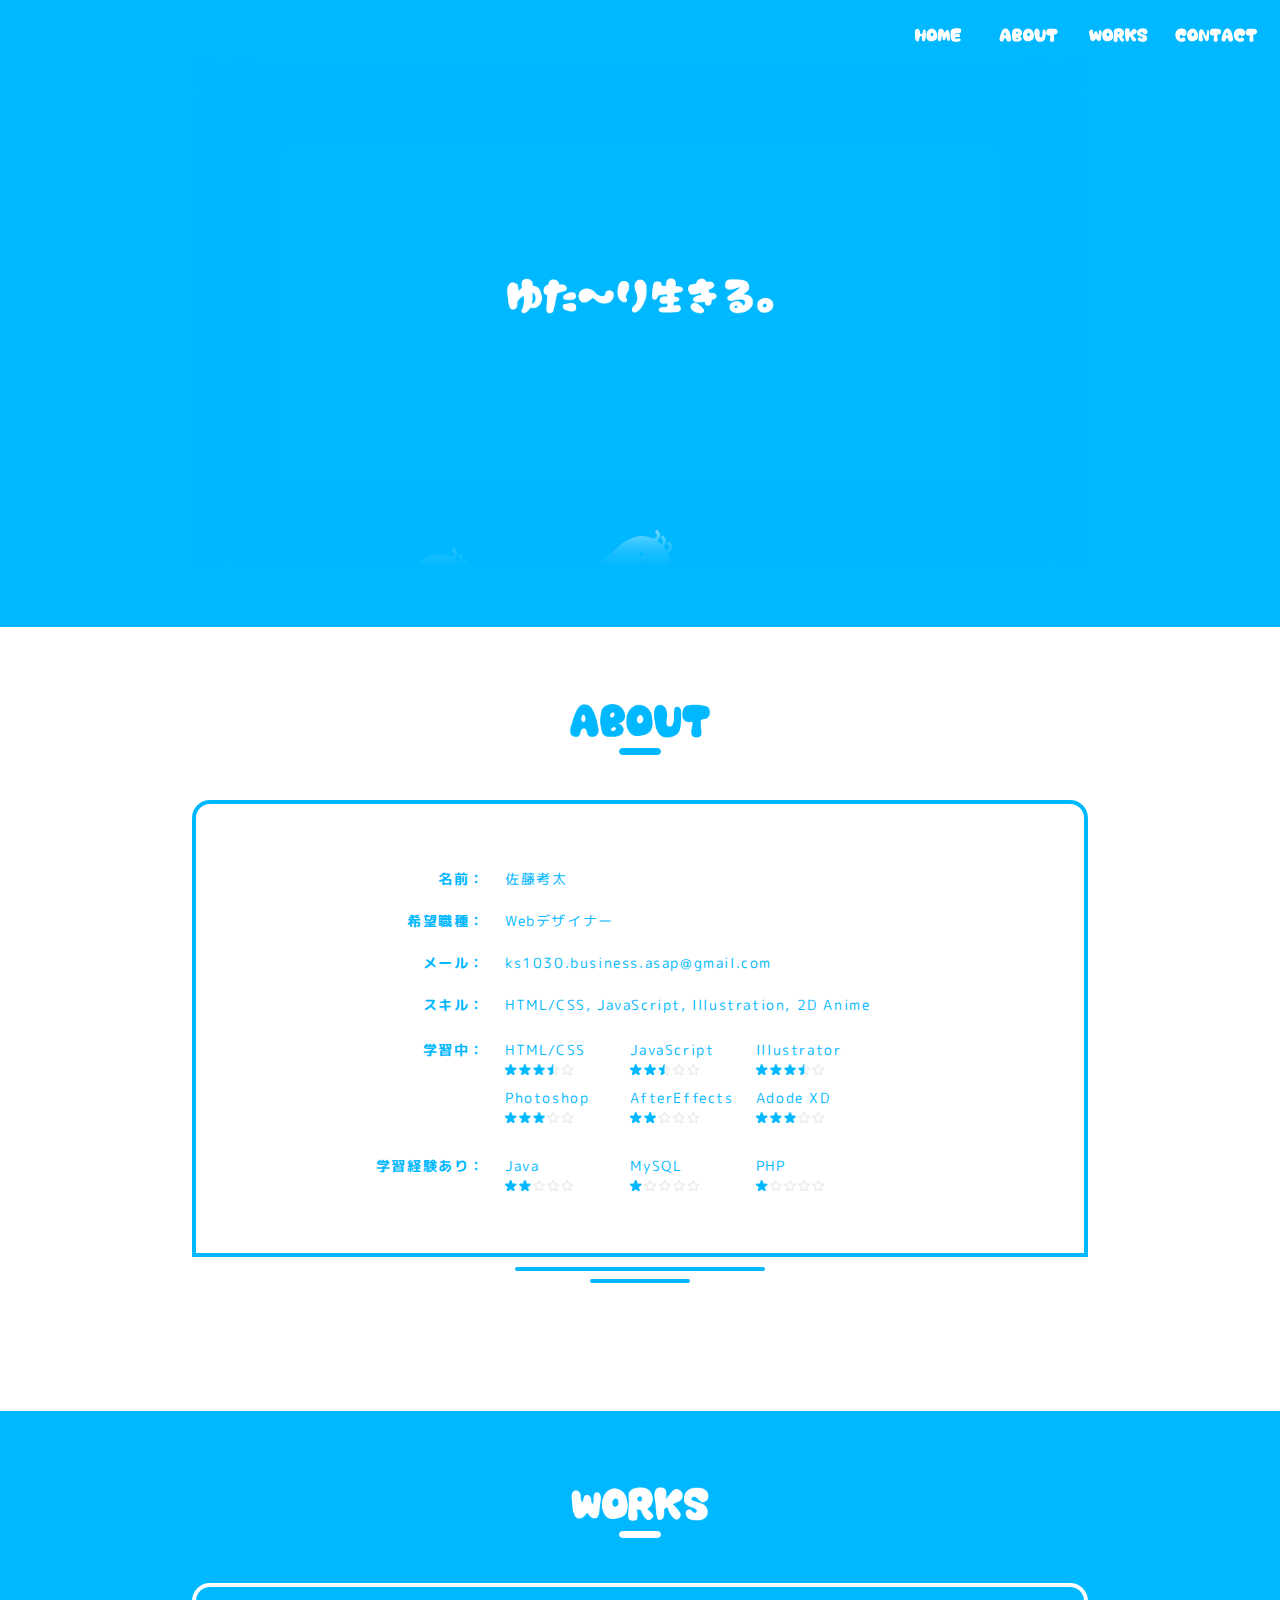
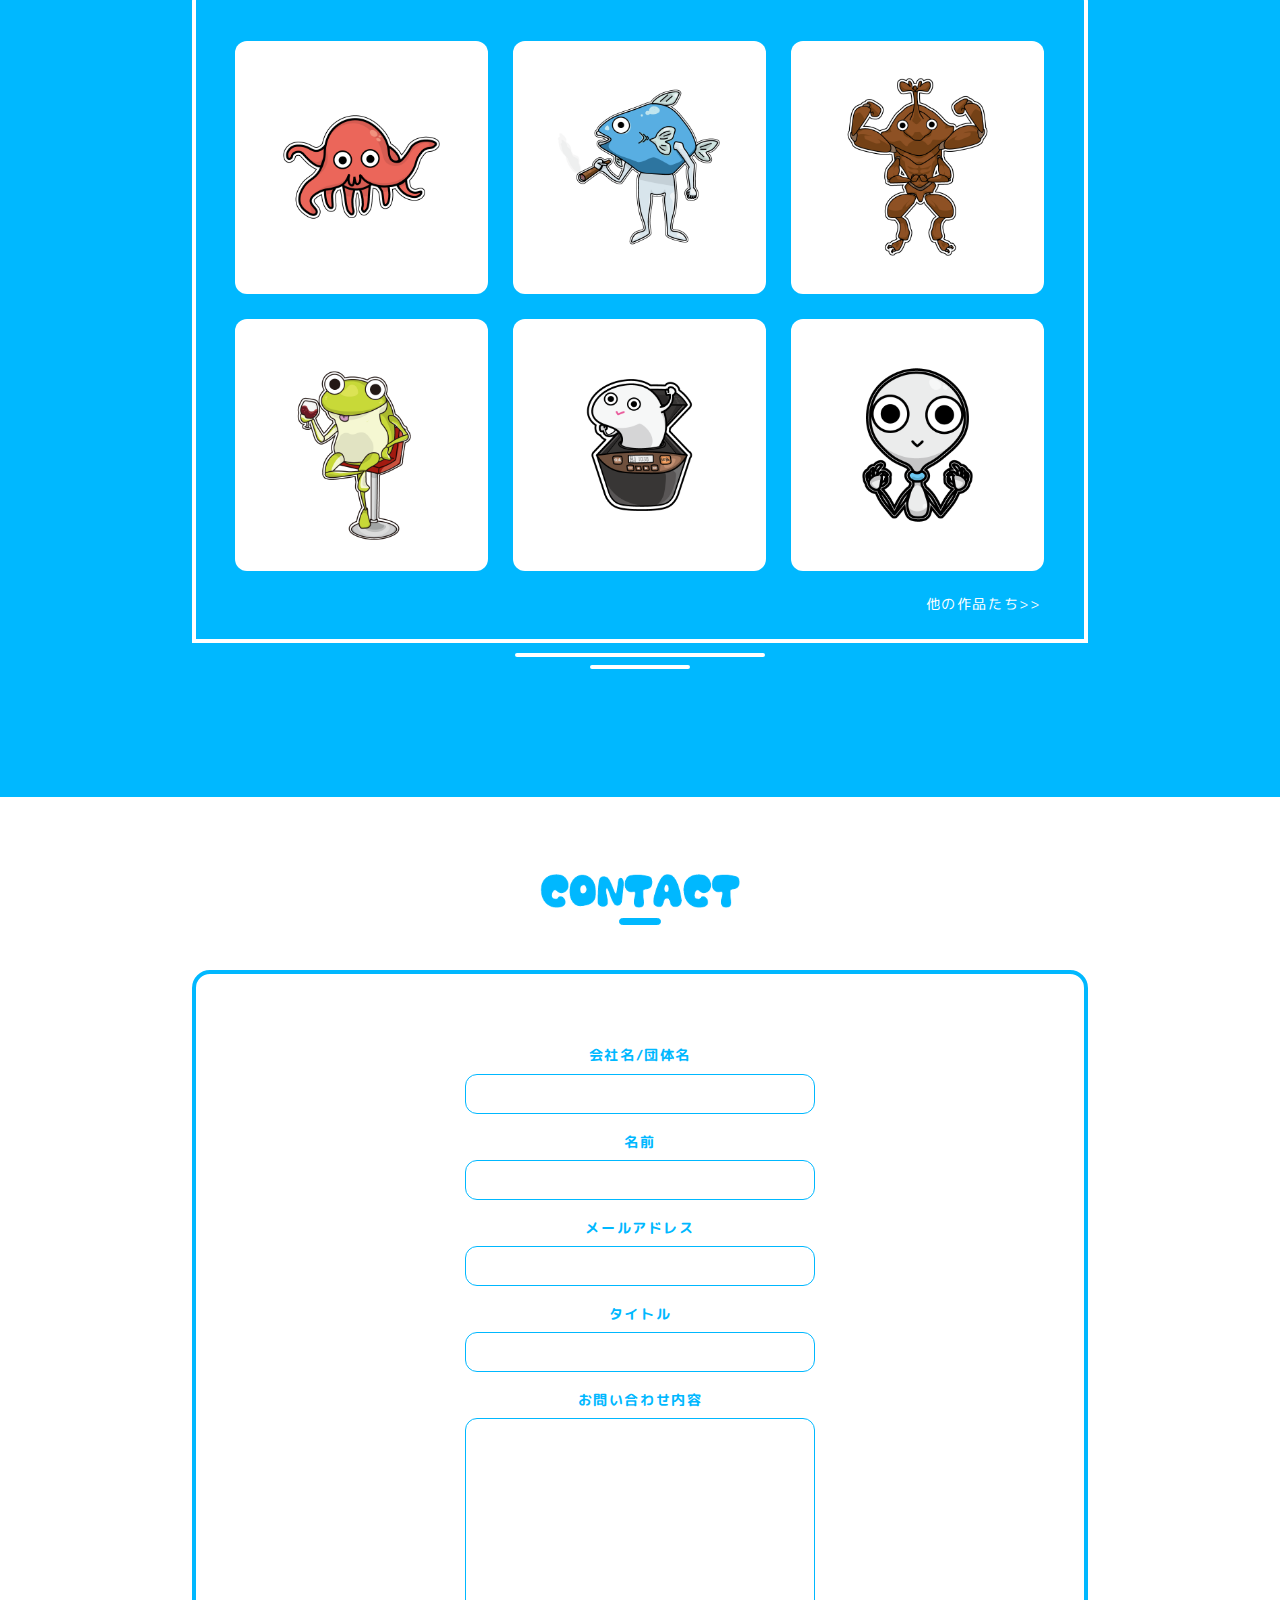
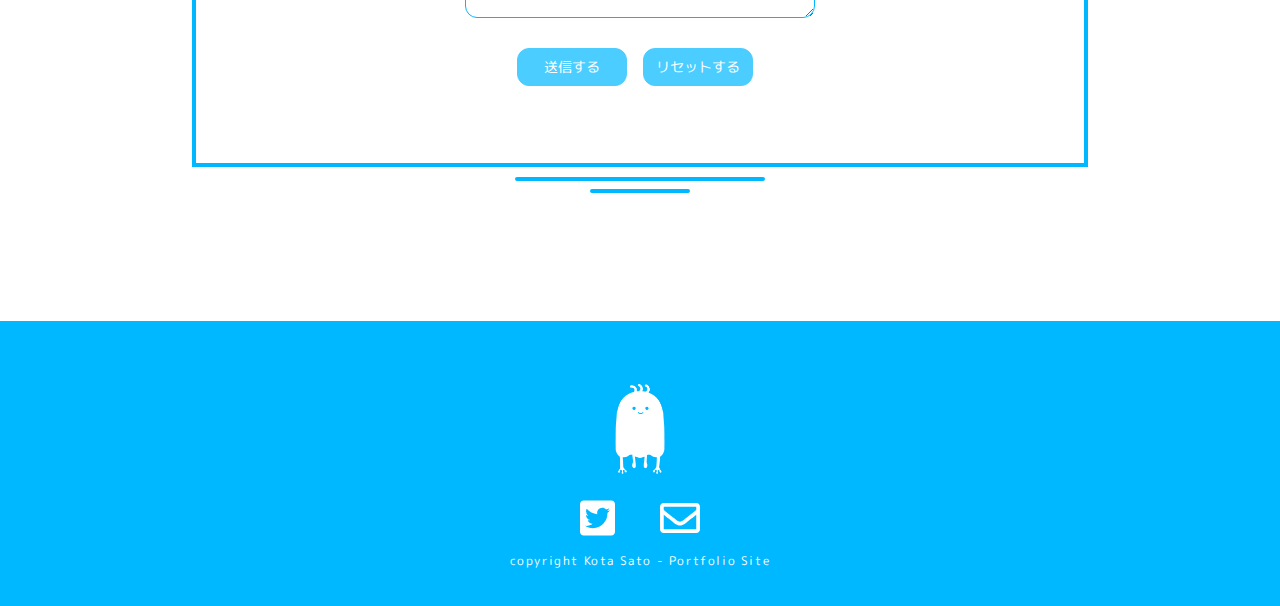
<file: index.html>
<!DOCTYPE html>
<html lang="ja">
<head>
  <meta charset="UTF-8">
  <meta name="viewport" content="width=device-width, initial-scale=1.0">
  <link rel="stylesheet" href="css/destyle.css">
  <link rel="stylesheet" href="css/style.css">
  <link href="https://fonts.googleapis.com/css?family=M+PLUS+Rounded+1c" rel="stylesheet">
  <script src="https://code.jquery.com/jquery-3.5.1.min.js"></script>
  <title>佐藤考太 -ポートフォリオ サイト-</title>
</head>
<body>
  <header>
    <nav id="pc" class="clearfix">
      <ul class="list_box">
        <li class="nav_list"><a href="index.html"><img src="images/subTitle/nav_home.png"></a></li>
        <li class="nav_list"><a href="#about"><img src="images/subTitle/nav_about.png"></a></li>
        <li class="nav_list"><a href="#works"><img src="images/subTitle/nav_works.png"></a></li>
        <li class="nav_list"><a href="#contact"><img src="images/subTitle/nav_contact.png"></a></li>
        <!-- <li class="nav_list"><a href="index.html">Home</a></li>
        <li class="nav_list"><a href="#about">About</a></li>
        <li class="nav_list"><a href="#works">Works</a></li>
        <li class="nav_list"><a href="#contact">Contact</a></li> -->
      </ul>
    </nav>
    <nav id="mobile">
      <div class="btn_trigger" id="globalMenuSp_btn">
        <span></span>
        <span></span>
        <span></span>
      </div>
      <div class="globalMenuSp">
        <h2 class="globalMenuSp_title"><img src="images/subTitle/menu.png" class="subTitle"></h2>
        <ul>
          <li><a href="index.html"><img src="images/subTitle/nav_home.png"></a></li>
          <li><a href="#about"><img src="images/subTitle/nav_about.png"></a></li>
          <li><a href="#works"><img src="images/subTitle/nav_works.png"></a></li>
          <li><a href="#contact"><img src="images/subTitle/nav_contact.png"></a></li>
        </ul>
      </div>
    </nav>
  </header>
  <div id="kurage">
    <h1><img src="images/subTitle/keyvisualText.png" class="keyvisual_text"></h1>
    <div id="lottie"></div>
  </div>
  <main>
    <div id="content">
      <section id="about" class="colorBlue">
        <div id="about_inner">
          <h2><img src="images/subTitle/about.png" class="subTitle"></h2>
          <hr>
          <div class="about_frame">
            <dl class="about_box clearfix">
              <dt>名前：</dt>
              <dd>佐藤考太</dd>
              <dt>希望職種：</dt>
              <dd>Webデザイナー</dd>
              <dt>メール：</dt>
              <dd>ks1030.business.asap@gmail.com</dd>
              <dt>スキル：</dt>
              <dd>HTML/CSS, JavaScript, Illustration, 2D Anime</dd>
            </dl>
            <dl class="skill_box clearfix">
              <dt>学習中：</dt>
              <dd>
                <ul class="skill_list clearfix">
                  <li>HTML/CSS<img src="images/skillLevel_3half.png" class="skill" alt=""></li>
                  <li>JavaScript<img src="images/skillLevel_2half.png" class="skill" alt=""></li>
                  <li>Illustrator<img src="images/skillLevel_3half.png" class="skill" alt=""></li>
                  <li>Photoshop<img src="images/skillLevel_3.png" class="skill" alt=""></li>
                  <li>AfterEffects<img src="images/skillLevel_2.png" class="skill" alt=""></li>
                  <li>Adode XD<img src="images/skillLevel_3.png" class="skill" alt=""></li>
                </ul>
              </dd>
              <dt>学習経験あり：</dt>
              <dd>
                <ul class="skill_list clearfix">
                  <li>Java<br><img src="images/skillLevel_2.png" class="skill" alt="Java"></li>
                  <li>MySQL<br><img src="images/skillLevel_1.png" class="skill" alt="MySQL"></li>
                  <li>PHP<br><img src="images/skillLevel_1.png" class="skill" alt="PHP"></li>
                </ul>
              </dd>
            </dl>
          </div>
          <span class="bottom_frame"></span>
          <span class="bottom_frame_lc"></span>
        </div>
      </section>
      <section id="works" class="colorWhite">
        <div id="works_inner">
          <h2><img src="images/subTitle/works.png" class="subTitle"></h2>
          <hr class="hr_color_White" />
          <div class="works_frame">
            <ul class="clearfix">
              <li class="works_list"><a href="images/oct.png" target="_blank" rel="noopener noreferrer"><img src="images/oct.png" alt="oct"></a></li>
              <li class="works_list"><a href="images/sakana.png" target="_blank" rel="noopener noreferrer"><img src="images/sakana.png" alt="fish"></a></li>
              <li class="works_list"><a href="images/beatle.png" target="_blank" rel="noopener noreferrer"><img src="images/beatle.png" alt="beatle"></a></li>
              <li class="works_list"><a href="images/kaeru.png" target="_blank" rel="noopener noreferrer"><img src="images/kaeru.png" alt="flog"></a></li>
              <li class="works_list"><a href="images/rice.png" target="_blank" rel="noopener noreferrer"><img src="images/rice.png" alt="rice"></a></li>
              <li class="works_list"><a href="images/alien.png" target="_blank" rel="noopener noreferrer"><img src="images/alien.png" alt="alien"></a></li>
            </ul>
            <div class="clearfix">
              <div class="works_more"><a href="works.html">他の作品たち>></a></div>
            </div>
          </div>
          <span class="bottom_frame fr_colorWhite"></span>
          <span class="bottom_frame_lc fr_colorWhite"></span>
        </div>
      </section>
      <section id="contact" class="colorBlue">
        <h2><img src="images/subTitle/contact.png" class="subTitle"></h2>
        <hr>
        <div class="contact_frame">
          <form id="contact_form" action="contact_form.php" method="post">
            <div class="contact_item">
              <label for="companyname">会社名/団体名</label>
              <input id="companyname" type="text" name="companyname">
            </div>
            <div class="contact_item">
              <label for="yourname">名前</label>
              <input id="yourname" type="text" name="yourname" required>
            </div>
            <div class="contact_item">
              <label for="mail">メールアドレス</label>
              <input id="mail" type="email" name="mail" required>
            </div>
            <div class="contact_item">
              <label for="title">タイトル</label>
              <input id="title" type="text" name="title">
            </div>
            <div class="contact_item">
              <label for="comment">お問い合わせ内容</label>
              <textarea id="comment" name="comment" required></textarea>
            </div>
            <div class="contact_btn">
              <input class="btn" type="submit" value="送信する">
              <input class="btn" type="reset" value="リセットする">
            </div>
          </form>
        </div>
        <span class="bottom_frame"></span>
        <span class="bottom_frame_lc"></span>
      </section>
    </div>
  </main>
  <footer>
    <div class="logo">
      <a href="index.html"><img src="images/logo.png" alt="logo"></a>
    </div>
    <div class="sns">
      <a href="https://twitter.com" target="_blank" rel="noopener noreferrer">
        <svg class="ft_icon" aria-hidden="true" focusable="false" data-prefix="fab" data-icon="twitter-square"
        class="svg-inline--fa fa-twitter-square fa-w-14" role="img" xmlns="http://www.w3.org/2000/svg" viewBox="0 0 448 512">
          <path fill="currentColor"
            d="M400 32H48C21.5 32 0 53.5 0 80v352c0 26.5 21.5 48 48 48h352c26.5 0 48-21.5 48-48V80c0-26.5-21.5-48-48-48zm-48.9 158.8c.2 2.8.2 5.7.2 8.5 0 86.7-66 186.6-186.6 186.6-37.2 0-71.7-10.8-100.7-29.4 5.3.6 10.4.8 15.8.8 30.7 0 58.9-10.4 81.4-28-28.8-.6-53-19.5-61.3-45.5 10.1 1.5 19.2 1.5 29.6-1.2-30-6.1-52.5-32.5-52.5-64.4v-.8c8.7 4.9 18.9 7.9 29.6 8.3a65.447 65.447 0 0 1-29.2-54.6c0-12.2 3.2-23.4 8.9-33.1 32.3 39.8 80.8 65.8 135.2 68.6-9.3-44.5 24-80.6 64-80.6 18.9 0 35.9 7.9 47.9 20.7 14.8-2.8 29-8.3 41.6-15.8-4.9 15.2-15.2 28-28.8 36.1 13.2-1.4 26-5.1 37.8-10.2-8.9 13.1-20.1 24.7-32.9 34z">
          </path>
        </svg>
      </a>
      <a href="#contact">
        <svg class="ft_icon email_size" aria-hidden="true" focusable="false" data-prefix="far" data-icon="envelope"
          class="svg-inline--fa fa-envelope fa-w-16" role="img" xmlns="http://www.w3.org/2000/svg" viewBox="0 0 512 512">
          <path fill="currentColor"
            d="M464 64H48C21.49 64 0 85.49 0 112v288c0 26.51 21.49 48 48 48h416c26.51 0 48-21.49 48-48V112c0-26.51-21.49-48-48-48zm0 48v40.805c-22.422 18.259-58.168 46.651-134.587 106.49-16.841 13.247-50.201 45.072-73.413 44.701-23.208.375-56.579-31.459-73.413-44.701C106.18 199.465 70.425 171.067 48 152.805V112h416zM48 400V214.398c22.914 18.251 55.409 43.862 104.938 82.646 21.857 17.205 60.134 55.186 103.062 54.955 42.717.231 80.509-37.199 103.053-54.947 49.528-38.783 82.032-64.401 104.947-82.653V400H48z">
          </path>
        </svg>
      </a>
    </div>
    <p>copyright Kota Sato - Portfolio Site</p>
  </footer>
  <script src="scripts/hambarger.js"></script>
  <script src="scripts/svgAnime.js"></script>
  <script src="scripts/svgAnime2.js"></script>
</body>
</html>
</file>
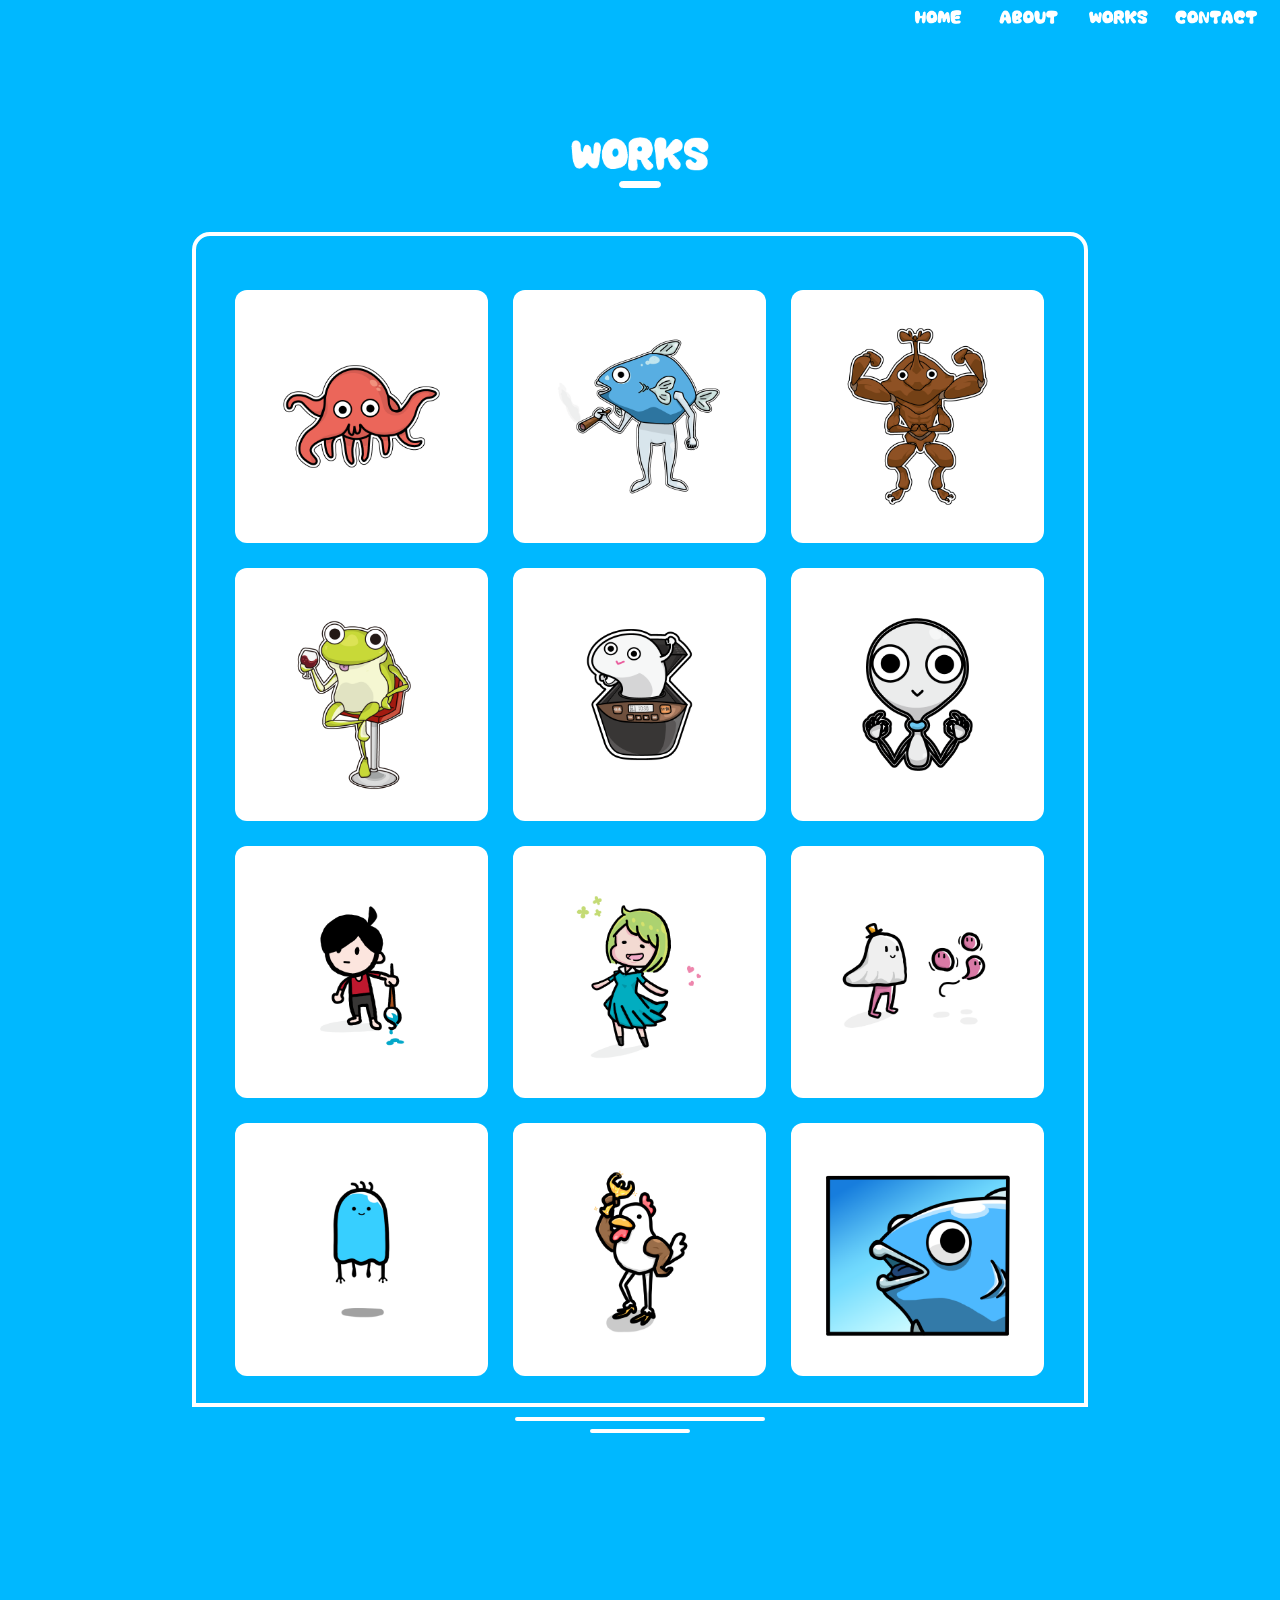
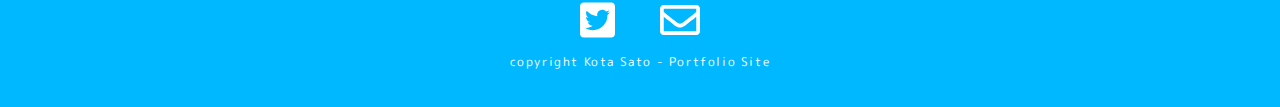
<file: works.html>
<!DOCTYPE html>
<html lang="ja">
<head>
  <meta charset="UTF-8">
  <meta name="viewport" content="width=device-width, initial-scale=1.0">
  <link rel="stylesheet" href="css/destyle.css">
  <link rel="stylesheet" href="css/style.css">
  <link href="https://fonts.googleapis.com/css?family=M+PLUS+Rounded+1c" rel="stylesheet">
  <script src="https://code.jquery.com/jquery-3.5.1.min.js"></script>
  <title>佐藤考太 -ポートフォリオ サイト-</title>
</head>
<body>
  <header>
    <nav id="pc">
      <ul>
        <li class="nav_list"><a href="index.html"><img src="images/subTitle/nav_home.png"></a></li>
        <li class="nav_list"><a href="index.html#about"><img src="images/subTitle/nav_about.png"></a></li>
        <li class="nav_list"><a href="index.html#works"><img src="images/subTitle/nav_works.png"></a></li>
        <li class="nav_list"><a href="index.html#contact"><img src="images/subTitle/nav_contact.png"></a></li>
      </ul>
    </nav>
    <nav id="mobile">
      <div class="btn_trigger" id="globalMenuSp_btn">
        <span></span>
        <span></span>
        <span></span>
      </div>
      <div class="globalMenuSp">
        <h2 class="globalMenuSp_title"><img src="images/subTitle/menu.png" class="subTitle"></h2>
        <ul>
          <li><a href="index.html"><img src="images/subTitle/nav_home.png"></a></li>
          <li><a href="index.html#about"><img src="images/subTitle/nav_about.png"></a></li>
          <li><a href="index.html#works"><img src="images/subTitle/nav_works.png"></a></li>
          <li><a href="index.html#contact"><img src="images/subTitle/nav_contact.png"></a></li>
        </ul>
      </div>
    </nav>
  </header>
  <main>
    <div id="content">
      <section id="works" class="colorWhite">
        <div id="works_inner">
          <h2><img src="images/subTitle/works.png" class="subTitle"></h2>
          <hr class="hr_color_White" />
          <div class="works_frame">
            <ul class="clearfix">
              <li class="works_list"><a href="images/oct.png" target="_blank" rel="noopener noreferrer"><img src="images/oct.png" alt="oct"></a></li>
              <li class="works_list"><a href="images/sakana.png" target="_blank" rel="noopener noreferrer"><img src="images/sakana.png" alt="fish"></a></li>
              <li class="works_list"><a href="images/beatle.png" target="_blank" rel="noopener noreferrer"><img src="images/beatle.png" alt="beatle"></a></li>
              <li class="works_list"><a href="images/kaeru.png" target="_blank" rel="noopener noreferrer"><img src="images/kaeru.png" alt="flog"></a></li>
              <li class="works_list"><a href="images/rice.png" target="_blank" rel="noopener noreferrer"><img src="images/rice.png" alt="rice"></a></li>
              <li class="works_list"><a href="images/alien.png" target="_blank" rel="noopener noreferrer"><img src="images/alien.png" alt="alien"></a></li>
              <li class="works_list"><a href="images/me.png" target="_blank" rel="noopener noreferrer"><img src="images/me.png" alt="me"></a></li>
              <li class="works_list"><a href="images/clover.png" target="_blank" rel="noopener noreferrer"><img src="images/clover.png" alt="clover"></a></li>
              <li class="works_list"><a href="images/obake.png" target="_blank" rel="noopener noreferrer"><img src="images/obake.png" alt="obake"></a></li>
              <li class="works_list"><a href="images/kurage.png" target="_blank" rel="noopener noreferrer"><img src="images/kurage.png" alt="kurage"></a></li>
              <li class="works_list"><a href="images/trophyChicken.png" target="_blank" rel="noopener noreferrer"><img src="images/trophyChicken.png" alt="trophyChicken"></a></li>
              <li class="works_list"><a href="images/shinyFish.png" target="_blank" rel="noopener noreferrer"><img src="images/shinyFish.png" alt="shinyFish"></a></li>
            </ul>
          </div>
          <span class="bottom_frame fr_colorWhite"></span>
          <span class="bottom_frame_lc fr_colorWhite"></span>
        </div>
      </section>
    </div>
  </main>
  <footer>
    <a href="https://twitter.com" target="_blank" rel="noopener noreferrer">
      <svg class="ft_icon" aria-hidden="true" focusable="false" data-prefix="fab" data-icon="twitter-square"
      class="svg-inline--fa fa-twitter-square fa-w-14" role="img" xmlns="http://www.w3.org/2000/svg" viewBox="0 0 448 512">
        <path fill="currentColor"
          d="M400 32H48C21.5 32 0 53.5 0 80v352c0 26.5 21.5 48 48 48h352c26.5 0 48-21.5 48-48V80c0-26.5-21.5-48-48-48zm-48.9 158.8c.2 2.8.2 5.7.2 8.5 0 86.7-66 186.6-186.6 186.6-37.2 0-71.7-10.8-100.7-29.4 5.3.6 10.4.8 15.8.8 30.7 0 58.9-10.4 81.4-28-28.8-.6-53-19.5-61.3-45.5 10.1 1.5 19.2 1.5 29.6-1.2-30-6.1-52.5-32.5-52.5-64.4v-.8c8.7 4.9 18.9 7.9 29.6 8.3a65.447 65.447 0 0 1-29.2-54.6c0-12.2 3.2-23.4 8.9-33.1 32.3 39.8 80.8 65.8 135.2 68.6-9.3-44.5 24-80.6 64-80.6 18.9 0 35.9 7.9 47.9 20.7 14.8-2.8 29-8.3 41.6-15.8-4.9 15.2-15.2 28-28.8 36.1 13.2-1.4 26-5.1 37.8-10.2-8.9 13.1-20.1 24.7-32.9 34z">
        </path>
      </svg>
    </a>
    <a href="index.html#contact">
      <svg class="ft_icon email_size" aria-hidden="true" focusable="false" data-prefix="far" data-icon="envelope"
        class="svg-inline--fa fa-envelope fa-w-16" role="img" xmlns="http://www.w3.org/2000/svg" viewBox="0 0 512 512">
        <path fill="currentColor"
          d="M464 64H48C21.49 64 0 85.49 0 112v288c0 26.51 21.49 48 48 48h416c26.51 0 48-21.49 48-48V112c0-26.51-21.49-48-48-48zm0 48v40.805c-22.422 18.259-58.168 46.651-134.587 106.49-16.841 13.247-50.201 45.072-73.413 44.701-23.208.375-56.579-31.459-73.413-44.701C106.18 199.465 70.425 171.067 48 152.805V112h416zM48 400V214.398c22.914 18.251 55.409 43.862 104.938 82.646 21.857 17.205 60.134 55.186 103.062 54.955 42.717.231 80.509-37.199 103.053-54.947 49.528-38.783 82.032-64.401 104.947-82.653V400H48z">
        </path>
      </svg>
    </a>
    <p>copyright Kota Sato - Portfolio Site</p>
  </footer>
  <script src="scripts/hambarger.js"></script>
</body>
</html>
</file>
<file: css/style.css>
@charset "UTF-8";

/* ----------common_START---------- */
body {
  background-color:#00b8ff;
  margin: 0px;
  width: 100%;
  height: auto;
  font-family: "M PLUS Rounded 1c", "Hiragino Kaku Gothic Pro", "ヒラギノ角ゴ Pro", "Yu Gothic Medium", "游ゴシック";
  letter-spacing: 0.1em;
}

div, nav, main, section, dl, dt, dd, form, input, textarea, label, hr, span {
  display: block;
}

/* h1, h2, ul li a {
  font-family: "ＫＦひま字ふで";
} */

.keyvisual_text {
  position: absolute;
  left: 0;
  bottom: 0;
  right: 0;
  margin: 0 auto;
}

.subTitle {
  width: 100%;
}

hr {
  width: 40px;
  height: 5px;
  border: 0;
  border: 1px solid #00b8ff;
  background-color: #00b8ff;
  border-radius: 10px;
}

ol, ul {
  list-style: none;
}

ul li {
  display: inline-block;
}

ul li a {
  display: inline-block;
  color: #00b8ff;
  font-weight: 600;
  line-height: 1.5;
  text-transform: uppercase;
  text-decoration: none;
}

.hr_color_White {
  border: 1px solid #fff;
  background-color: #fff;
}

.works_list {
  transition-duration: 0.5s;
}

.works_list:hover{
  box-shadow: 10px 10px 10px #0095cf;
  transform: translateY(-3%);
  transition-duration: 0.5s;
}

.clearfix {
  width: 100%;
}

.clearfix:after {
  content: "";
  display: block;
  clear: both;
}

label {
  text-align: center;
  margin: 20px auto 10px;
  font-weight: bold;
}

footer a:hover {
  opacity: 0.8;
}
/* ----------common_END---------- */

/* mobile_style */
@media screen and (max-width: 768px){
/* ----------mobile_common_START---------- */

.keyvisual_text {
  top: 25vw;
  width: 40%;
}

h2 {
   width: 200px;
  margin: 0 auto;
}

hr {
  margin: 10px auto 10%;
}

/* ----------mobile_common_END---------- */

/* ----------mobile_header_START---------- */
#pc {
  display: none;
}

#mobile {
  position: fixed;
  background-color: rgba(0,184,255,0.5);
  top: 10px;
  right: 10px;
  z-index: 99;
  border-radius: 5px;
  padding: 3%;
}

#mobile.active {
  background-color: rgba(0,184,255,0);
}
/* ----------moboile_header_END---------- */

/* ----------hambager_button_START---------- */
.btn_trigger {
  position: relative;
  width: 30px;
  height: 28px;
  cursor: pointer;
  z-index: 3;
}
.btn_trigger span {
  position: absolute;
  left: 0;
  width: 100%;
  height: 4px;
  background-color: #fff;
  border-radius: 4px;
}
.btn_trigger, .btn_trigger span {
  display: inline-block;
  transition: all .5s;
  box-sizing: border-box;
}
.btn_trigger span:nth-of-type(1) {
  top: 0;
}
.btn_trigger span:nth-of-type(2) {
  top: 12px;
}
.btn_trigger span:nth-of-type(3) {
  bottom: 0;
}
/* ----------hambager_button_END---------- */

/* ----------hambager_menu_START---------- */
#globalMenuSp_btn::after {
  position: absolute;
  top: 50%;
  left: 50%;
  display: block;
  content: '';
  width: 50px;
  height: 50px;
  margin: -20px 0 0 -25px;
  border-radius: 50%;
  border: 4px solid transparent;
  transition: all .75s;
}
#globalMenuSp_btn.active span:nth-of-type(1) {
  -webkit-transform: translateY(18px) rotate(-45deg);
  transform: translateY(18px) rotate(-45deg);
}
#globalMenuSp_btn.active span:nth-of-type(2) {
  left: 60%;
  opacity: 0;
  -webkit-animation: active-btn-bar02 .8s forwards;
  animation: active-btn-bar02 .8s forwards;
}
@-webkit-keyframes active-btn-bar02 {
  100% {
    height: 0;
  }
}
@keyframes active-btn-bar02 {
  100% {
    height: 0;
  }
}
#globalMenuSp_btn.active span:nth-of-type(3) {
  -webkit-transform: translateY(-7px) rotate(45deg);
  transform: translateY(-7px) rotate(45deg);
}
#globalMenuSp_btn.active::after {
  -webkit-animation: active-btn .7s .25s forwards;
  animation: active-btn .7s .25s forwards;
}
@-webkit-keyframes active-btn {
  0% {
    border-color: transparent;
    -webkit-transform: rotate(0);
  }
  25% {
    border-color: transparent #fff transparent transparent;
  }
  50% {
    border-color: transparent #fff #fff transparent;
  }
  75% {
    border-color: transparent #fff #fff #fff;
  }
  100% {
    border-color: #fff;
    -webkit-transform: rotate(-680deg);
  }
}
@keyframes active-btn {
  0% {
    border-color: transparent;
    transform: rotate(0);
  }
  25% {
    border-color: transparent #fff transparent transparent;
  }
  50% {
    border-color: transparent #fff #fff transparent;
  }
  75% {
    border-color: transparent #fff #fff #fff;
  }
  100% {
    border-color: #fff;
    transform: rotate(-680deg);
  }
}

.globalMenuSp_title {
  width: 200px;
  margin-top: 15%;
}

div.globalMenuSp {
  position: fixed;
  z-index : 2;
  top  : 0;
  left : 0;
  color: #fff;
  background: rgba(0,0,0,0.7);
  text-align: center;
  width: 100%;
  height: 100%;
  display: none;
  transition: opacity .6s ease, visibility .6s ease;
}

div.globalMenuSp ul {
  margin: 5% auto;
  padding: 0;
  width: 100%;
}

div.globalMenuSp ul li {
  list-style-type: none;
  padding: 5%;
  width: 100%;
  transition: .4s all;
}

div.globalMenuSp ul li:hover{
  background: rgba(0,0,0,0.7);
}

div.globalMenuSp ul li a {
  display: block;
  color: #fff;
  text-decoration :none;
}

div.globalMenuSp ul li a img {
  width: 100px;
}

div.globalMenuSp.active {
  display: block;
}
/* ----------hambager_menu_END---------- */

/* ----------keyVisual_svgAnime_START---------- */
#kurage {
  position: relative;
  height: auto;
  margin: 0 auto;
}

#lottie {
  width:100%;
  height:100%;
  display:block;
  overflow: hidden;
  transform: translate3d(0,0,0);
  text-align: center;
  opacity: 1;
  z-index: 1;
}
/* ----------keyVisual_svgAnime_END---------- */

/* ----------main_START---------- */
main {
  margin: 0 auto;
}

#content {
  font-size: 14px;
}

section {
  padding: 12% 10% 10%;
}

section.colorWhite {
  color: #fff;
}

section.colorBlue {
  color: #00b8ff;
}

#about {
  background-color: #fff;
}

.about_box,.skill_box dt  {
  line-height: 3em;
}

#about_inner dt {
  border-bottom: 1px #ddd dashed;
}

#about_inner dd {
  margin-bottom: 2%;
}

.skill_list {
  width: 100%;
  margin: 2% auto 0;
}

.skill_list li {
  float: left;
  width: 30%;
  margin: 0 3% 4% 0;
}

.skill {
  width: 60%;
  margin-top: 5%;
}

.works_frame li {
  width: 100%;
  text-align: center;
  margin-bottom: 6%;
  background: #fff;
  position: relative;
  border-radius: 12px;
}

.works_frame li:last-child {
  margin-bottom: 0;
}

.works_frame img {
  width: 90%;
  height: auto;
}

.works_more {
  float: right;
  margin: 15px 8px 4px 0;
}

.works_more:hover {
  opacity: 0.8;
}

.bottom_frame {
  width: 40%;
  height: 7px;
  border: 0;
  border: 2px solid #00b8ff;
  border-radius: 18px;
  background-color: #00b8ff;
  margin: 14% auto 2%;
}

.bottom_frame_lc {
  width: 20%;
  height: 7px;
  border: 0;
  border: 2px solid #00b8ff;
  border-radius: 18px;
  background-color: #00b8ff;
  margin: 0 auto;
}

.fr_colorWhite {
  border: 2px solid #fff;
  background-color: #fff;
}

#contact {
  background-color: #fff;
}

#contact_form {
  width:100%;
  margin: 0 auto;
}

input, textarea {
    width: 100%;
  border: solid 1.5px #00b8ff;
  border-radius: 12px;
  margin: 0 auto;
  padding: 5px 10px;
}

.contact_item input {
  height: 40px;
  text-align: center;
}

.contact_item textarea {
  height: 200px;
}

.contact_btn {
  text-align: center;
}

.btn {
  display: inline-block;
  background-color: #00b8ff;
  color: #fff;
  width: 110px;
  padding: 10px 10px;
  margin: 30px 10px 0 0;
  opacity: 0.7;
}

.btn:last-child {
  margin-right: 0;
}

.btn:hover {
  opacity: 1;
}
/* ----------main_END---------- */

/* ----------footer_START---------- */
footer {
  background-color: #00b8ff;
  padding: 8% 8% 12%;
  text-align: center;
}

.logo {
  width: 8%;
  margin: 2% auto;
}

.logo img {
  width: 100%;
}

.sns {
  width: 100%;
  margin: 0 auto;
}

.ft_icon {
  width: 7.5%;
  color: #fff;
  margin: 0 3%;
}

.email_size {
  width: 8.4%;
}

p {
  font-size: 10px;
  color: #fff;
  margin-top: 2%;
}
/* ----------footer_END---------- */
}

/* pc_style */
@media screen and (min-width: 769px) {
/* ----------pc_common_START---------- */

.keyvisual_text {
  top: 17vw;
  width: 30%;
}

h2 {
  width: 200px;
  margin: 0 auto;
}

hr {
  margin: 10px auto 5%;
}
/* ----------pc_common_END---------- */

/* ----------header_START---------- */
header {
position: relative;
  height: 60px;
}

#pc {
  width: 30%;
  position: absolute;
  top: 0px;
  right: 0px;
    
  /* font-size: 14px; */
}

ul.list_box {
  line-height: 60px;
    width: 100%;
  /* width: 570px; */
}

li.nav_list {
  width: 22%;
  /* width: 22%; */
  /* margin-right: 20px; */
}

li.nav_list:last-child {
  margin: 0 2% 0 2%;
}

li.nav_list a {
  position: relative;
  color: #fff;
}

li.nav_list a:nth-child(2)::after {
  position: absolute;
  bottom: -5px;
  left: 0;
  content: '';
  width: 20%;
  height: 3px;
  background: #fff;
  transform: scale(0, 0.2);
  transform-origin: center top;
  transition: transform .3s;
  border-radius: 20px;
}

li.nav_list a::after {
  position: absolute;
  bottom: -5px;
  left: 0;
  content: '';
  width: 100%;
  height: 3px;
  background: #fff;
  transform: scale(0, 1);
  transform-origin: center top;
  transition: transform .3s;
  border-radius: 20px;
}

li.nav_list a:hover::after {
  transform: scale(1, 1);
}

li.nav_list img {
  width: 100%;
}

#mobile {
  display: none;
}
/* ----------header_END---------- */

/* ----------keyVisual_svgAnime_START---------- */
#kurage {
  position: relative;
  width: 70vw;
  height: auto;
  margin: 0 auto 60px;
}

#kurage::after {
  position: absolute;
  content: '';
  top: 0;
  bottom: 0;
  left: 0;
  right: 0;
  box-shadow: inset 0 0 40px 40px #00b8ff;
}

#lottie {
  width:100%;
  height:100%;
  display:block;
  overflow: hidden;
  transform: translate3d(0,0,0);
  text-align: center;
  opacity: 1;
}
/* ----------keyVisual_svgAnime_END---------- */

/* ----------main_START---------- */
main {
  margin: 0 auto;
}

#content {
  font-size: 14px;
}

section {
  padding: 6% 15% 10%;
}

section.colorWhite {
  color: #fff;
}

section.colorBlue {
  color: #00b8ff;
}

#about {
  background-color: #fff;
}

#about_inner {
  display: inline-block;
  width: 100%;
}

.about_frame {
  border: 0;
  border: 4px solid #00b8ff;
  border-radius: 18px 18px 0px 0px;
  padding: 6% 3% 3%;
}

.about_box {
  width: 530px;
  margin: 0 auto;
}

.about_box dd{
  width: 400px;
  padding-left: 20px;
}

.bottom_frame {
  width: 250px;
  border: 0;
  border: 2px solid #00b8ff;
  border-radius: 18px;
  background-color: #00b8ff;
  margin: 10px auto 8px;
}

.bottom_frame_lc {
  width: 100px;
  border: 0;
  border: 2px solid #00b8ff;
  border-radius: 18px;
  background-color: #00b8ff;
  margin: 0 auto;
}

.fr_colorWhite {
  border: 2px solid #fff;
  background-color: #fff;
}

.about_box {
  line-height: 3em;
}

#about_inner dt, #about_inner dd {
  float: left;
}

#about_inner dt {
  text-align: right;
  clear: both;
  width: 110px;
}

.skill_box {
  width: 530px;
  margin: 2% auto 0;
}

.skill_list {
  width: 400px;
  padding-left: 20px;
  margin-bottom: 5%;
}

.skill_list li {
  float: left;
  width: 30%;
  margin: 0 3% 4% 0;
}

.skill {
  width: 60%;
  margin-top: 5%;
}

.works_frame {
  border: 0;
  border: 4px solid #fff;
  border-radius: 18px 18px 0px 0px;
  padding: 6% 3% 3%;
}

.works_frame li {
  width: 30.3%;
  margin: 0 1.5% 3%;
  padding: 2%;
  float: left;
  background: #fff;
  position: relative;
  border-radius: 12px;
}

.works_frame li:nth-last-child(-n+3) {
  margin-bottom: 0;
}

.works_frame img {
  width: 100%;
  height: auto;
}

.works_more {
  float: right;
  margin: 3% 2% 0 0;
}

.works_more:hover {
  opacity: 0.8;
}


#contact {
  background-color: #fff;
}

.contact_frame {
  border: 0;
  border: 4px solid #00b8ff;
  border-radius: 18px 18px 0px 0px;
  padding: 6% 3% 3%;
}

#contact_form {
  width:460px;
  margin: 0 auto;
}

input, textarea {
  width: 350px;
  border: solid 1.5px #00b8ff;
  border-radius: 12px;
  margin: 0 auto;
  padding: 5px 10px;
}

.contact_item input {
  height: 40px;
  text-align: center;
}

.contact_item textarea {
  height: 200px;
}

.contact_btn {
  text-align: center;
}

.btn {
  display: inline-block;
  background-color: #00b8ff;
  color: #fff;
  width: 110px;
  padding: 10px 10px;
  margin: 30px 10px 50px 0;
  opacity: 0.7;
}

.btn:hover {
  opacity: 1;
}
/* ----------main_END---------- */

/* ----------footer_START---------- */
footer {
  background-color: #00b8ff;
  padding: 3%;
  text-align: center;
}

.logo {
  width: 50px;
  margin: 2% auto;
}

.logo img {
  width: 100%;
}

.sns {
  width: 30%;
  margin: 0 auto;
}

.ft_icon {
  width: 35px;
  color: #fff;
  margin: 0 20px;
}

.email_size {
  width: 40px;
}

p {
  font-size: 12px;
  color: #fff;
  margin-top: 1%;
}
/* ----------footer_END---------- */
}
</file>
<file: css/destyle.css>
/*! destyle.css v1.0.15 | MIT License | https://github.com/nicolas-cusan/destyle.css */

/* Reset box-model */
/* ============================================ */

* {
  box-sizing: border-box;
}

::before,
::after {
  box-sizing: inherit;
}

/* Document */
/* ============================================ */

/**
 * 1. Correct the line height in all browsers.
 * 2. Prevent adjustments of font size after orientation changes in iOS.
 * 3. Remove gray overlay on links for iOS.
 */

html {
  line-height: 1.15; /* 1 */
  -webkit-text-size-adjust: 100%; /* 2 */
  -webkit-tap-highlight-color: transparent; /* 3*/
}

/* Sections */
/* ============================================ */

/**
 * Remove the margin in all browsers.
 */

body {
  margin: 0;
}

/**
 * Render the `main` element consistently in IE.
 */

main {
  display: block;
}

/* Vertical rhythm */
/* ============================================ */

p,
table,
blockquote,
address,
pre,
iframe,
form,
figure,
dl {
  margin: 0;
}

/* Headings */
/* ============================================ */

h1,
h2,
h3,
h4,
h5,
h6 {
  font-size: inherit;
  line-height: inherit;
  font-weight: inherit;
  margin: 0;
}

/* Lists (enumeration) */
/* ============================================ */

ul,
ol {
  margin: 0;
  padding: 0;
  list-style: none;
}

/* Lists (definition) */
/* ============================================ */

dt {
  font-weight: bold;
}

dd {
  margin-left: 0;
}

/* Grouping content */
/* ============================================ */

/**
 * 1. Add the correct box sizing in Firefox.
 * 2. Show the overflow in Edge and IE.
 */

hr {
  box-sizing: content-box; /* 1 */
  height: 0; /* 1 */
  overflow: visible; /* 2 */
  border: 0;
  border-top: 1px solid;
  margin: 0;
  clear: both;
  color: inherit;
}

/**
 * 1. Correct the inheritance and scaling of font size in all browsers.
 * 2. Correct the odd `em` font sizing in all browsers.
 */

pre {
  font-family: monospace, monospace; /* 1 */
  font-size: inherit; /* 2 */
}

address {
  font-style: inherit;
}

/* Text-level semantics */
/* ============================================ */

/**
 * Remove the gray background on active links in IE 10.
 */

a {
  background-color: transparent;
  text-decoration: none;
  color: inherit;
}

/**
 * 1. Remove the bottom border in Chrome 57-
 * 2. Add the correct text decoration in Chrome, Edge, IE, Opera, and Safari.
 */

abbr[title] {
  border-bottom: none; /* 1 */
  text-decoration: underline; /* 2 */
  text-decoration: underline dotted; /* 2 */
}

/**
 * Add the correct font weight in Chrome, Edge, and Safari.
 */

b,
strong {
  font-weight: bolder;
}

/**
 * 1. Correct the inheritance and scaling of font size in all browsers.
 * 2. Correct the odd `em` font sizing in all browsers.
 */

code,
kbd,
samp {
  font-family: monospace, monospace; /* 1 */
  font-size: inherit; /* 2 */
}

/**
 * Add the correct font size in all browsers.
 */

small {
  font-size: 80%;
}

/**
 * Prevent `sub` and `sup` elements from affecting the line height in
 * all browsers.
 */

sub,
sup {
  font-size: 75%;
  line-height: 0;
  position: relative;
  vertical-align: baseline;
}

sub {
  bottom: -0.25em;
}

sup {
  top: -0.5em;
}

/* Embedded content */
/* ============================================ */

/**
 * Remove the border on images inside links in IE 10.
 */

img {
  border-style: none;
  vertical-align: bottom;
}

embed,
object,
iframe {
  border: 0;
  vertical-align: bottom;
}

/* Forms */
/* ============================================ */

/**
 * Reset form fields to make them styleable
 */

button,
input,
optgroup,
select,
textarea {
  -webkit-appearance: none;
  appearance: none;
  vertical-align: middle;
  color: inherit;
  font: inherit;
  border: 0;
  background: transparent;
  padding: 0;
  margin: 0;
  outline: 0;
  border-radius: 0;
  text-align: inherit;
}

/**
 * Reset radio and checkbox appearance to preserve their look in iOS.
 */

[type="checkbox"] {
  -webkit-appearance: checkbox;
  appearance: checkbox;
}

[type="radio"] {
  -webkit-appearance: radio;
  appearance: radio;
}

/**
 * Show the overflow in IE.
 * 1. Show the overflow in Edge.
 */

button,
input {
  /* 1 */
  overflow: visible;
}

/**
 * Remove the inheritance of text transform in Edge, Firefox, and IE.
 * 1. Remove the inheritance of text transform in Firefox.
 */

button,
select {
  /* 1 */
  text-transform: none;
}

/**
 * Correct the inability to style clickable types in iOS and Safari.
 */

button,
[type="button"],
[type="reset"],
[type="submit"] {
  cursor: pointer;
  -webkit-appearance: none;
  appearance: none;
}

button[disabled],
[type="button"][disabled],
[type="reset"][disabled],
[type="submit"][disabled] {
  cursor: default;
}

/**
 * Remove the inner border and padding in Firefox.
 */

button::-moz-focus-inner,
[type="button"]::-moz-focus-inner,
[type="reset"]::-moz-focus-inner,
[type="submit"]::-moz-focus-inner {
  border-style: none;
  padding: 0;
}

/**
 * Restore the focus styles unset by the previous rule.
 */

button:-moz-focusring,
[type="button"]:-moz-focusring,
[type="reset"]:-moz-focusring,
[type="submit"]:-moz-focusring {
  outline: 1px dotted ButtonText;
}

/**
 * Remove arrow in IE10 & IE11
 */

select::-ms-expand {
  display: none;
}

/**
 * Remove padding
 */

option {
  padding: 0;
}

/**
 * Reset to invisible
 */

fieldset {
  margin: 0;
  padding: 0;
  border: 0;
  min-width: 0;
}

/**
 * 1. Correct the text wrapping in Edge and IE.
 * 2. Correct the color inheritance from `fieldset` elements in IE.
 * 3. Remove the padding so developers are not caught out when they zero out
 *    `fieldset` elements in all browsers.
 */

legend {
  color: inherit; /* 2 */
  display: table; /* 1 */
  max-width: 100%; /* 1 */
  padding: 0; /* 3 */
  white-space: normal; /* 1 */
}

/**
 * Add the correct vertical alignment in Chrome, Firefox, and Opera.
 */

progress {
  vertical-align: baseline;
}

/**
 * Remove the default vertical scrollbar in IE 10+.
 */

textarea {
  overflow: auto;
}

/**
 * Correct the cursor style of increment and decrement buttons in Chrome.
 */

[type="number"]::-webkit-inner-spin-button,
[type="number"]::-webkit-outer-spin-button {
  height: auto;
}

/**
 * 1. Correct the outline style in Safari.
 */

[type="search"] {
  outline-offset: -2px; /* 1 */
}

/**
 * Remove the inner padding in Chrome and Safari on macOS.
 */

[type="search"]::-webkit-search-decoration {
  -webkit-appearance: none;
}

/**
 * 1. Correct the inability to style clickable types in iOS and Safari.
 * 2. Change font properties to `inherit` in Safari.
 */

::-webkit-file-upload-button {
  -webkit-appearance: button; /* 1 */
  font: inherit; /* 2 */
}

/**
 * Clickable labels
 */

label[for] {
  cursor: pointer;
}

/* Interactive */
/* ============================================ */

/*
 * Add the correct display in Edge, IE 10+, and Firefox.
 */

details {
  display: block;
}

/*
 * Add the correct display in all browsers.
 */

summary {
  display: list-item;
}

/*
 * Remove outline for editable content.
 */

[contenteditable] {
  outline: none;
}

/* Table */
/* ============================================ */

table {
  border-collapse: collapse;
  border-spacing: 0;
}

caption {
  text-align: left;
}

td,
th {
  vertical-align: top;
  padding: 0;
}

th {
  text-align: left;
  font-weight: bold;
}

/* Misc */
/* ============================================ */

/**
 * Add the correct display in IE 10+.
 */

template {
  display: none;
}

/**
 * Add the correct display in IE 10.
 */

[hidden] {
  display: none;
}
</file>
